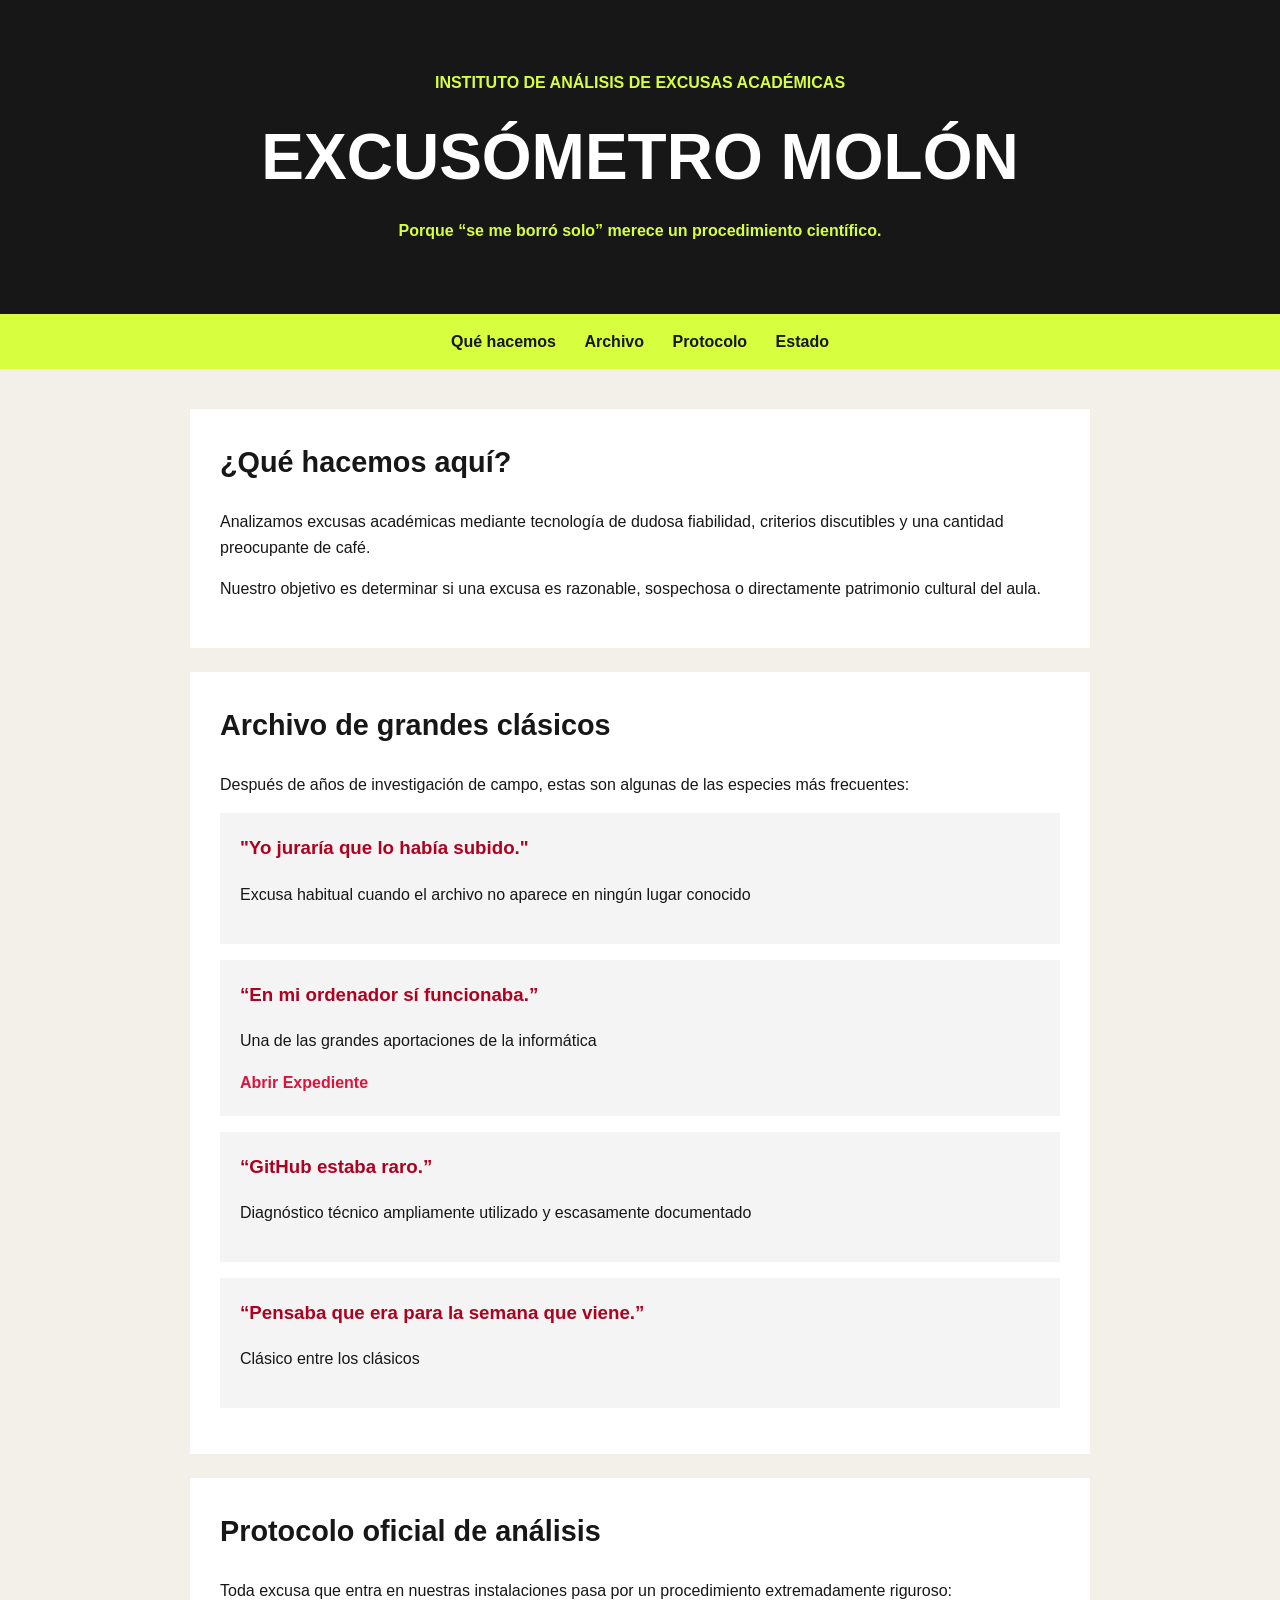
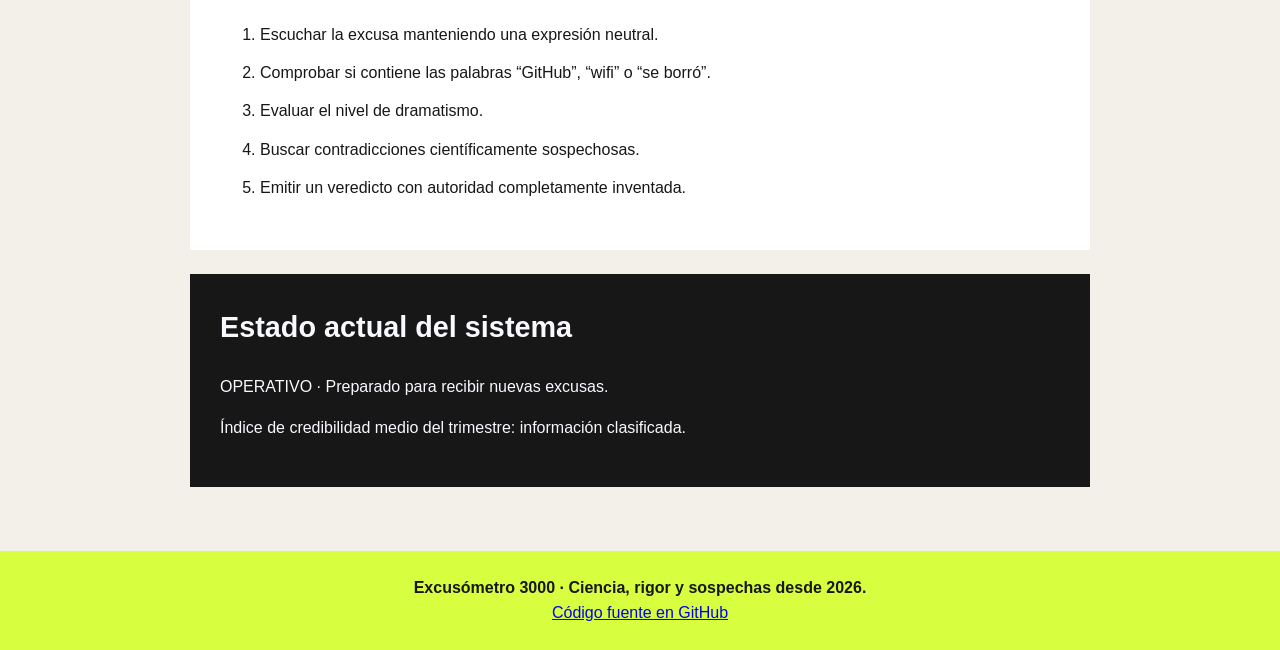
<file: index.html>
<!DOCTYPE html>
<html lang="es">

<head>
    <meta charset="UTF-8">
    <meta name="viewport" content="width=device-width, initial-scale=1.0">
    <meta name="description" content="Sistema experimental para analizar excusas académicas de dudosa credibilidad">
    <meta name="keywords" content="excusas, estudiantes, detector, excusómetro">
    <title>Excusómetro</title>
    <link rel="stylesheet" href="estilos.css">
    <link rel="shortcut icon" href="img/robot-solid-full.svg" type="image/x-icon">
</head>

<body>

    <header>
        <p>INSTITUTO DE ANÁLISIS DE EXCUSAS ACADÉMICAS</p>
        <h1>EXCUSÓMETRO MOLÓN</h1>
        <p>Porque “se me borró solo” merece un procedimiento científico.</p>
    </header>

    <nav>
        <a href="#que-hacemos">Qué hacemos</a>
        <a href="#archivo">Archivo</a>
        <a href="#protocolo">Protocolo</a>
        <a href="#estado">Estado</a>
    </nav>

    <main>

        <section>
            <h2 id="que-hacemos">¿Qué hacemos aquí?</h2>

            <p>
                Analizamos excusas académicas mediante tecnología de dudosa fiabilidad,
                criterios discutibles y una cantidad preocupante de café.
            </p>

            <p>
                Nuestro objetivo es determinar si una excusa es razonable, sospechosa
                o directamente patrimonio cultural del aula.
            </p>
        </section>

        <section>
            <h2 id="archivo">Archivo de grandes clásicos</h2>

            <p>
                Después de años de investigación de campo, estas son algunas de las
                especies más frecuentes:
            </p>

            <article class="excusa">
                <h3>"Yo juraría que lo había subido."</h3>
                <p>Excusa habitual cuando el archivo no aparece en ningún lugar conocido</p>
            </article>
            <article class="excusa">
                <h3>“En mi ordenador sí funcionaba.”</h3>
                <p>Una de las grandes aportaciones de la informática</p>
                <a href="paginas/expediente.html" target="_blank">Abrir Expediente</a>
            </article>
            <article class="excusa">
                <h3>“GitHub estaba raro.”</h3>
                <p>Diagnóstico técnico ampliamente utilizado y escasamente documentado</p>
            </article>
            <article class="excusa">
                <h3>“Pensaba que era para la semana que viene.”</h3>
                <p>Clásico entre los clásicos</p>
            </article>

            <!-- <ul>
                <li>“Yo juraría que lo había subido.”</li>
                <li>“En mi ordenador sí funcionaba.”</li>
                <li>“GitHub estaba raro.”</li>
                <li>“Pensaba que era para la semana que viene.”</li>
                <li>“Lo tenía hecho, pero no encuentro el archivo.”</li>
            </ul> -->
        </section>

        <section id="protocolo">
            <h2>Protocolo oficial de análisis</h2>

            <p>
                Toda excusa que entra en nuestras instalaciones pasa por un
                procedimiento extremadamente riguroso:
            </p>

            <ol>
                <li>Escuchar la excusa manteniendo una expresión neutral.</li>
                <li>Comprobar si contiene las palabras “GitHub”, “wifi” o “se borró”.</li>
                <li>Evaluar el nivel de dramatismo.</li>
                <li>Buscar contradicciones científicamente sospechosas.</li>
                <li>Emitir un veredicto con autoridad completamente inventada.</li>
            </ol>
        </section>

        <section id="estado">
            <h2>Estado actual del sistema</h2>

            <p>
                OPERATIVO · Preparado para recibir nuevas excusas.
            </p>

            <p>
                Índice de credibilidad medio del trimestre: información clasificada.
            </p>
        </section>

       


    </main>

    <footer>
        <p>Excusómetro 3000 · Ciencia, rigor y sospechas desde 2026.</p>
        <a href="https://github.com/mariapla/Excusometro-CIC/tree/desarrollo" target="_blank">Código fuente en
            GitHub</a>
    </footer>

</body>

</html>
</file>
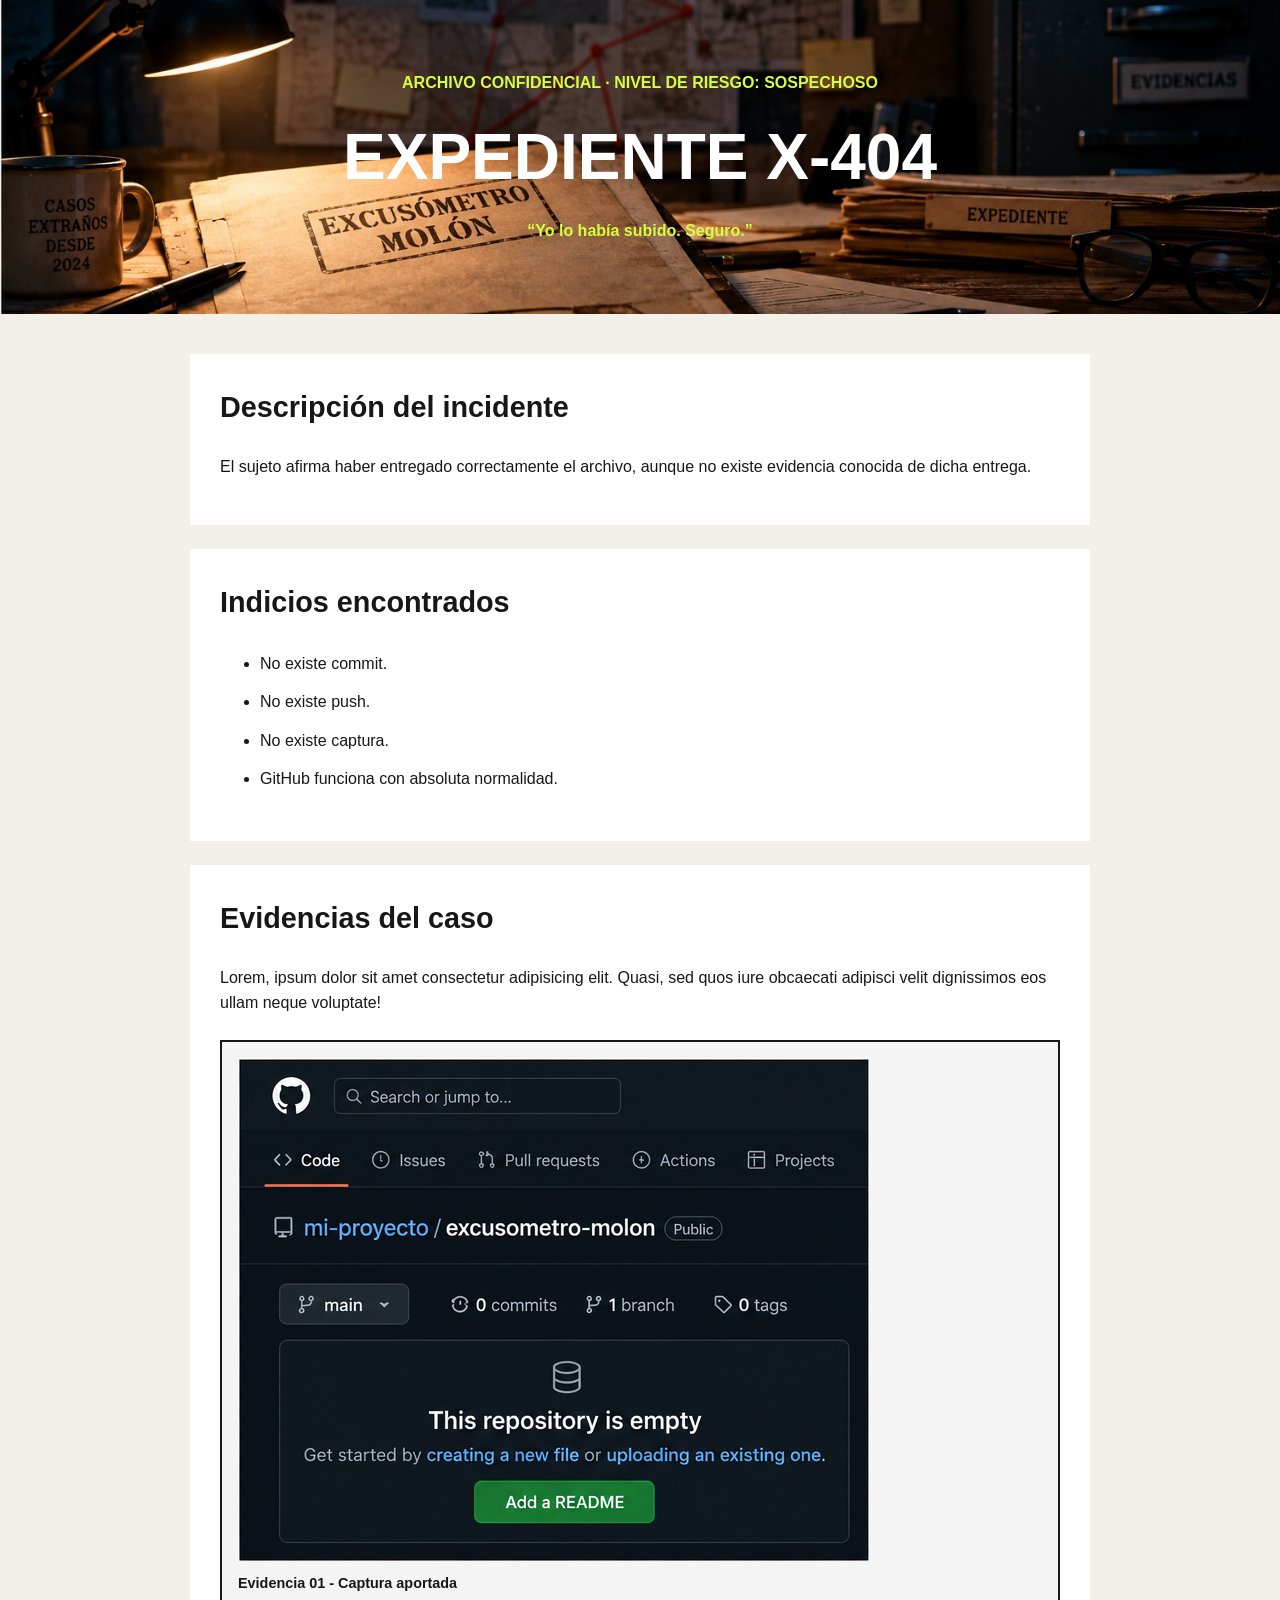
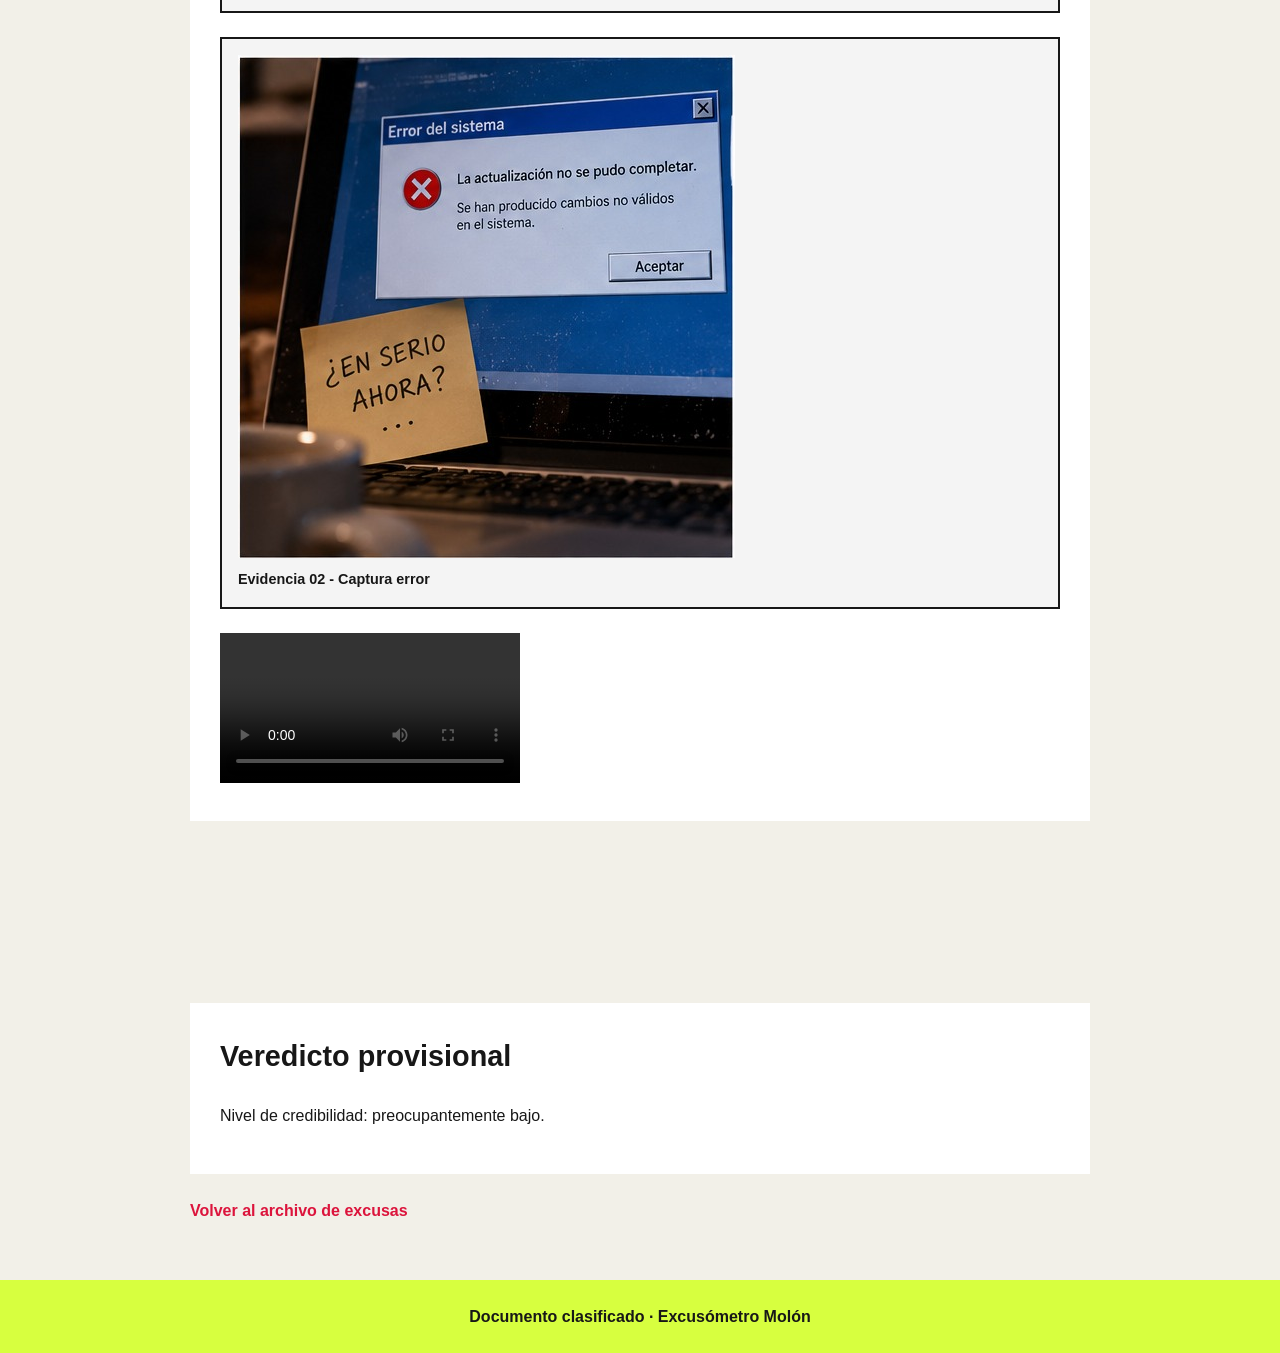
<file: paginas/expediente.html>
<!DOCTYPE html>
<html lang="es">

<head>
    <meta charset="UTF-8">
    <meta name="viewport" content="width=device-width, initial-scale=1.0">
    <meta name="description" content="Expediente clasificado del Excusómetro Molón">

    <title>Expediente 404</title>

    <link rel="stylesheet" href="../estilos.css">
</head>

<body class="expediente">

    <header>
        <p>ARCHIVO CONFIDENCIAL · NIVEL DE RIESGO: SOSPECHOSO</p>

        <h1>EXPEDIENTE X-404</h1>

        <p>
            “Yo lo había subido. Seguro.”
        </p>
    </header>

    <main>

        <section>
            <h2>Descripción del incidente</h2>

            <p>
                El sujeto afirma haber entregado correctamente el archivo,
                aunque no existe evidencia conocida de dicha entrega.
            </p>
        </section>

        <section>
            <h2>Indicios encontrados</h2>

            <ul>
                <li>No existe commit.</li>
                <li>No existe push.</li>
                <li>No existe captura.</li>
                <li>GitHub funciona con absoluta normalidad.</li>
            </ul>
        </section>

        <section class="evidencias">
            <h2>Evidencias del caso</h2>
            <p>Lorem, ipsum dolor sit amet consectetur adipisicing elit. Quasi, sed quos iure obcaecati adipisci velit
                dignissimos eos ullam neque voluptate!</p>
            <figure class="evidencia">
                <img src="../img/evidencia-github.png" alt="Imagen de la Evidencia 01">
                <figcaption>Evidencia 01 - Captura aportada</figcaption>
            </figure>

            <figure class="evidencia">
                <img src="../img/evidencia-error.jpg" alt="Imagen de la Evidencia 02">
                <figcaption>Evidencia 02 - Captura error</figcaption>
            </figure>
           
                <video controls>
                    <source src="../media/shark.mp4" type="video/mp4">
                </video>
            

        </section>

        <video src=""></video>
        <audio src=""></audio>
        <iframe src="" frameborder="0"></iframe>

        <section>
            <h2>Veredicto provisional</h2>

            <p>
                Nivel de credibilidad: preocupantemente bajo.
            </p>
        </section>
        <p>
            <a href="../index.html#archivo">
                Volver al archivo de excusas
            </a>
        </p>

    </main>

    <footer>
        <p>Documento clasificado · Excusómetro Molón</p>
    </footer>

</body>

</html>
</file>
<file: estilos.css>
body {
    font-family: Arial, Helvetica, sans-serif;
    margin: 0;
    background-color: #f2f0e8;
    color: #171717;
    font-size: 16px;
    line-height: 1.6;
}

header {
    background-color: #171717;
    color: #f2f0e8;
    text-align: center;
    padding: 60px 30px;
}

header p {
    color: #d7ff3f;
    font-size: 1rem;
    font-weight: 700;
    margin: 10px 0;
}

h1 {
    color: #ffffff;
    font-size: 4rem;
    font-weight: 700;
    margin: 10px 0;
}

nav{
    background-color: #d7ff3f;
    text-align: center;
    padding: 15px;
}

nav a{
    color: #171717;
    font-weight: 700;
    text-decoration: none;
    margin: 0 12px;
}

nav a:hover{
    color: rgb(247, 32, 200)
}

main {
    max-width: 900px;
    margin: auto;
    padding: 40px 30px;
}

main a {
    color: crimson;
    font-weight: 700;
    text-decoration: none;
}

main a:hover {
    color: #171717;
    text-decoration: underline;
}


section {
    background-color: #ffffff;
    margin-bottom: 24px;
    padding: 30px;
}

h2 {
    color: #171717;
    font-size: 1.8rem;
    font-weight: 700;
    margin-top: 0;
}

p {
    margin-bottom: 16px;
}

ul {
    line-height: 1.9;
}

ol {
    line-height: 1.9;
}

li {
    margin-bottom: 8px;
}
.excusa{
    background-color: #f4f4f4;
    padding: 20px;
    margin-bottom: 16px;
}

.excusa h3{
    color: #b00020;
    margin-top: 0;
}
#estado{
    background-color: #171717;
    color: ghostwhite;
}

#estado h2{
    color: ghostwhite;
}

footer {
    background-color: #d7ff3f;
    color: #171717;
    text-align: center;
    padding: 24px;
}

footer p {
    font-weight: 700;
    margin: 0;
}

.evidencias img{
    max-width: 100%;
    display: block;
}

.evidencia {
    background-color: #f4f4f4;
    padding: 1em;
    margin: 1.5em 0;
    /* border-width: 0.15em;
    border-style: solid;
    border-color: #171717; */

    border: 0.15em solid #171717;
}

.evidencia figcaption{
    margin-top: 0.75em;
    font-size: 0.9em;
    font-weight: 700;
}

.expediente header{
    background-image: url("img/fondo-expediente.jpg");
    background-size: cover;
    background-position: center;
}

video{
   max-width: 100%;
}
</file>
